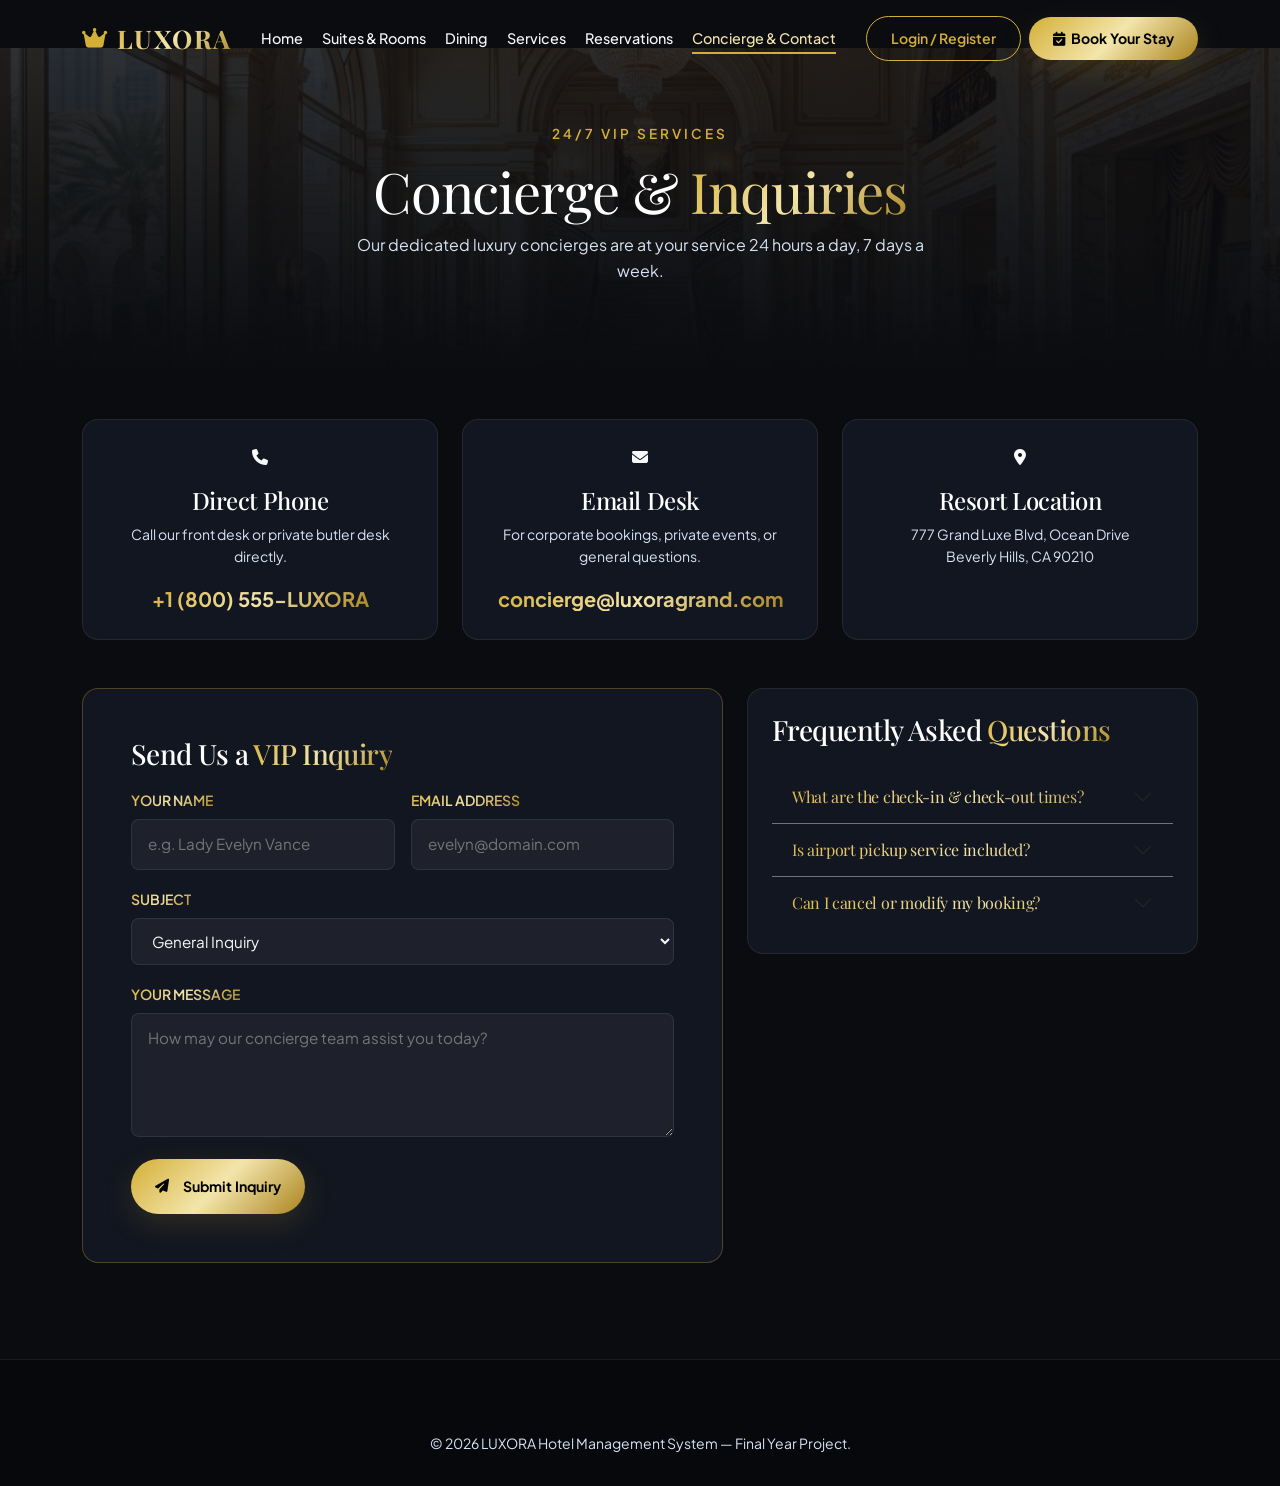
<file: src/main/resources/static/contact.html>
<!DOCTYPE html>
<html lang="en">
<head>
    <meta charset="UTF-8">
    <meta name="viewport" content="width=device-width, initial-scale=1.0">
    <title>Concierge & Contact — LUXORA Hotel</title>
    <meta name="description" content="Contact LUXORA Concierge Desk 24/7. Inquire about private dining, events, or luxury room reservations.">
    
    <!-- Bootstrap 5 CSS -->
    <link href="https://cdn.jsdelivr.net/npm/bootstrap@5.3.2/dist/css/bootstrap.min.css" rel="stylesheet">
    <!-- Font Awesome 6 Icons -->
    <link href="https://cdnjs.cloudflare.com/ajax/libs/font-awesome/6.4.0/css/all.min.css" rel="stylesheet">
    <!-- Custom Design System CSS -->
    <link href="css/style.css" rel="stylesheet">
</head>
<body>

    <!-- Header Navigation Bar -->
    <nav class="navbar navbar-expand-lg lux-navbar scrolled">
        <div class="container">
            <a class="brand-logo" href="index.html">
                <i class="fa-solid fa-crown"></i>
                <span class="text-gold">LUXORA</span>
            </a>
            
            <button class="navbar-toggler text-white border-0" type="button" data-bs-toggle="collapse" data-bs-target="#luxoraNavbar">
                <i class="fa-solid fa-bars fs-2 text-gold"></i>
            </button>

            <div class="collapse navbar-collapse" id="luxoraNavbar">
                <ul class="navbar-nav mx-auto mb-2 mb-lg-0">
                    <li class="nav-item"><a class="nav-link-custom" href="index.html">Home</a></li>
                    <li class="nav-item"><a class="nav-link-custom" href="rooms.html">Suites & Rooms</a></li>
                    <li class="nav-item"><a class="nav-link-custom" href="dining.html">Dining</a></li>
                    <li class="nav-item"><a class="nav-link-custom" href="services.html">Services</a></li>
                    <li class="nav-item"><a class="nav-link-custom" href="booking.html">Reservations</a></li>
                    <li class="nav-item"><a class="nav-link-custom active" href="contact.html">Concierge & Contact</a></li>
                </ul>
                <div class="d-flex align-items-center gap-2 mt-3 mt-lg-0">
                    <a href="login.html" class="btn-outline-gold">Login / Register</a>
                    <a href="booking.html" class="btn-gold">
                        <i class="fa-solid fa-calendar-check"></i> Book Your Stay
                    </a>
                </div>
            </div>
        </div>
    </nav>

    <!-- Header Banner -->
    <section class="py-5 mt-5 text-center text-white" style="background: linear-gradient(180deg, rgba(10, 12, 16, 0.85) 0%, rgba(10, 12, 16, 1) 100%), url('images/hero-bg.png') center/cover;">
        <div class="container py-4">
            <span class="sub-title">24/7 VIP Services</span>
            <h1 class="display-4 font-serif text-white mb-2">Concierge &amp; <span class="text-gold">Inquiries</span></h1>
            <p class="text-muted max-w-600 mx-auto">Our dedicated luxury concierges are at your service 24 hours a day, 7 days a week.</p>
        </div>
    </section>

    <!-- Contact Info Cards & Form Section -->
    <section class="py-5">
        <div class="container">
            <div class="row g-4 mb-5">
                
                <div class="col-lg-4 col-md-6">
                    <div class="p-4 rounded-4 text-center" style="background: var(--bg-surface); border: 1px solid var(--border-light); height: 100%;">
                        <div class="amenity-icon mb-3"><i class="fa-solid fa-phone"></i></div>
                        <h4 class="text-white font-serif mb-2">Direct Phone</h4>
                        <p class="text-muted small">Call our front desk or private butler desk directly.</p>
                        <a href="tel:+18005555890" class="text-gold fw-bold fs-5">+1 (800) 555-LUXORA</a>
                    </div>
                </div>

                <div class="col-lg-4 col-md-6">
                    <div class="p-4 rounded-4 text-center" style="background: var(--bg-surface); border: 1px solid var(--border-light); height: 100%;">
                        <div class="amenity-icon mb-3"><i class="fa-solid fa-envelope"></i></div>
                        <h4 class="text-white font-serif mb-2">Email Desk</h4>
                        <p class="text-muted small">For corporate bookings, private events, or general questions.</p>
                        <a href="mailto:concierge@luxoragrand.com" class="text-gold fw-bold fs-5">concierge@luxoragrand.com</a>
                    </div>
                </div>

                <div class="col-lg-4 col-md-12">
                    <div class="p-4 rounded-4 text-center" style="background: var(--bg-surface); border: 1px solid var(--border-light); height: 100%;">
                        <div class="amenity-icon mb-3"><i class="fa-solid fa-location-dot"></i></div>
                        <h4 class="text-white font-serif mb-2">Resort Location</h4>
                        <p class="text-muted small">777 Grand Luxe Blvd, Ocean Drive<br>Beverly Hills, CA 90210</p>
                    </div>
                </div>

            </div>

            <!-- Inquiry Form & Map Container -->
            <div class="row g-4">
                <div class="col-lg-7">
                    <div class="p-4 p-md-5 rounded-4" style="background: var(--bg-surface); border: 1px solid var(--border-gold);">
                        <h3 class="text-white font-serif mb-3">Send Us a <span class="text-gold">VIP Inquiry</span></h3>
                        <form id="contact-inquiry-form" onsubmit="event.preventDefault(); showToast('Your inquiry has been sent to our Chief Concierge.', 'Message Sent'); this.reset();">
                            <div class="row g-3">
                                <div class="col-md-6">
                                    <label class="form-label text-gold small text-uppercase fw-semibold">Your Name</label>
                                    <input type="text" class="lux-input" placeholder="e.g. Lady Evelyn Vance" required>
                                </div>
                                <div class="col-md-6">
                                    <label class="form-label text-gold small text-uppercase fw-semibold">Email Address</label>
                                    <input type="email" class="lux-input" placeholder="evelyn@domain.com" required>
                                </div>
                                <div class="col-12">
                                    <label class="form-label text-gold small text-uppercase fw-semibold">Subject</label>
                                    <select class="lux-input">
                                        <option>General Inquiry</option>
                                        <option>Private Event / Wedding Booking</option>
                                        <option>Helipad / Chauffeur Service</option>
                                        <option>Corporate Partnership</option>
                                    </select>
                                </div>
                                <div class="col-12">
                                    <label class="form-label text-gold small text-uppercase fw-semibold">Your Message</label>
                                    <textarea class="lux-input" rows="4" placeholder="How may our concierge team assist you today?" required></textarea>
                                </div>
                                <div class="col-12">
                                    <button type="submit" class="btn-gold py-3 px-4">
                                        <i class="fa-solid fa-paper-plane me-2"></i> Submit Inquiry
                                    </button>
                                </div>
                            </div>
                        </form>
                    </div>
                </div>

                <!-- Interactive FAQ Accordion -->
                <div class="col-lg-5">
                    <div class="p-4 rounded-4" style="background: var(--bg-surface); border: 1px solid var(--border-light);">
                        <h3 class="text-white font-serif mb-4">Frequently Asked <span class="text-gold">Questions</span></h3>

                        <div class="accordion accordion-flush" id="faqAccordion">
                            <div class="accordion-item bg-transparent border-secondary text-white">
                                <h2 class="accordion-header">
                                    <button class="accordion-button collapsed bg-transparent text-gold font-serif" type="button" data-bs-toggle="collapse" data-bs-target="#faq1">
                                        What are the check-in & check-out times?
                                    </button>
                                </h2>
                                <div id="faq1" class="accordion-collapse collapse" data-bs-parent="#faqAccordion">
                                    <div class="accordion-body text-muted small">
                                        Check-in commences at 3:00 PM and check-out is at 12:00 PM. Early check-in and late check-out privileges are complimentary for Presidential & Penthouse guests.
                                    </div>
                                </div>
                            </div>

                            <div class="accordion-item bg-transparent border-secondary text-white">
                                <h2 class="accordion-header">
                                    <button class="accordion-button collapsed bg-transparent text-gold font-serif" type="button" data-bs-toggle="collapse" data-bs-target="#faq2">
                                        Is airport pickup service included?
                                    </button>
                                </h2>
                                <div id="faq2" class="accordion-collapse collapse" data-bs-parent="#faqAccordion">
                                    <div class="accordion-body text-muted small">
                                        Yes, our luxury Rolls-Royce Phantom and Maybach chauffeur transfers can be selected during online reservation or booked directly via our concierge desk.
                                    </div>
                                </div>
                            </div>

                            <div class="accordion-item bg-transparent border-secondary text-white">
                                <h2 class="accordion-header">
                                    <button class="accordion-button collapsed bg-transparent text-gold font-serif" type="button" data-bs-toggle="collapse" data-bs-target="#faq3">
                                        Can I cancel or modify my booking?
                                    </button>
                                </h2>
                                <div id="faq3" class="accordion-collapse collapse" data-bs-parent="#faqAccordion">
                                    <div class="accordion-body text-muted small">
                                        You may cancel or alter your reservation free of charge up to 24 hours prior to check-in date.
                                    </div>
                                </div>
                            </div>
                        </div>
                    </div>
                </div>
            </div>

        </div>
    </section>

    <!-- Footer -->
    <footer class="lux-footer mt-5">
        <div class="container text-center">
            <p class="small text-muted mb-0">&copy; 2026 LUXORA Hotel Management System — Final Year Project.</p>
        </div>
    </footer>

    <!-- Bootstrap 5 JS Bundle & Custom Scripts -->
    <script src="https://cdn.jsdelivr.net/npm/bootstrap@5.3.2/dist/js/bootstrap.bundle.min.js"></script>
    <script src="js/main.js"></script>
</body>
</html>
</file>
<file: src/main/resources/static/css/style.css>
/* ===================================================================
   LUXORA — Luxury Hotel Management & Hospitality System
   Design System & Styling Rules
   =================================================================== */

@import url('https://fonts.googleapis.com/css2?family=Playfair+Display:ital,wght@0,400..900;1,400..900&family=Plus+Jakarta+Sans:wght@300;400;500;600;700;800&display=swap');

:root {
  --font-serif: 'Playfair Display', Georgia, serif;
  --font-sans: 'Plus Jakarta Sans', system-ui, -apple-system, sans-serif;

  /* Color Palette */
  --bg-dark: #0a0c10;
  --bg-surface: #121620;
  --bg-card: #181e2b;
  --bg-glass: rgba(18, 22, 32, 0.85);
  
  --gold-primary: #d4af37;
  --gold-light: #f3e5ab;
  --gold-dark: #aa841e;
  --gold-gradient: linear-gradient(135deg, #d4af37 0%, #f3e5ab 50%, #aa841e 100%);
  --gold-glow: rgba(212, 175, 55, 0.25);

  --text-main: #f8f9fa;
  --text-muted: #94a3b8;
  --text-gold: #e2c044;

  --border-light: rgba(255, 255, 255, 0.08);
  --border-gold: rgba(212, 175, 55, 0.3);

  --radius-sm: 8px;
  --radius-md: 16px;
  --radius-lg: 24px;
  --radius-pill: 50px;

  --shadow-sm: 0 4px 12px rgba(0, 0, 0, 0.2);
  --shadow-lg: 0 20px 40px rgba(0, 0, 0, 0.5);
  --shadow-gold: 0 10px 30px rgba(212, 175, 55, 0.15);

  --transition-fast: 0.2s ease;
  --transition-smooth: 0.4s cubic-bezier(0.16, 1, 0.3, 1);
}

/* Custom Scrollbar */
::-webkit-scrollbar {
  width: 8px;
}
::-webkit-scrollbar-track {
  background: var(--bg-dark);
}
::-webkit-scrollbar-thumb {
  background: #232b3c;
  border-radius: 4px;
}
::-webkit-scrollbar-thumb:hover {
  background: var(--gold-primary);
}

/* Base Styles */
* {
  box-sizing: border-box;
  margin: 0;
  padding: 0;
}

body {
  font-family: var(--font-sans);
  background-color: var(--bg-dark);
  color: var(--text-main);
  line-height: 1.6;
  overflow-x: hidden;
}

h1, h2, h3, h4, h5, .font-serif {
  font-family: var(--font-serif);
  letter-spacing: -0.02em;
}

a {
  text-decoration: none;
  color: inherit;
  transition: var(--transition-fast);
}

/* Typography Helpers */
.text-gold {
  color: var(--gold-primary) !important;
  background: var(--gold-gradient);
  -webkit-background-clip: text;
  -webkit-text-fill-color: transparent;
}

.sub-title {
  text-transform: uppercase;
  letter-spacing: 3px;
  font-size: 0.85rem;
  font-weight: 600;
  color: var(--gold-primary);
  display: inline-block;
  margin-bottom: 0.75rem;
}

.brand-tagline {
  font-size: 0.72rem;
  letter-spacing: 1.5px;
  text-transform: uppercase;
  color: var(--gold-light);
  display: block;
  font-weight: 500;
}

/* Luxury Glass Navbar */
.lux-navbar {
  position: fixed;
  top: 0;
  left: 0;
  right: 0;
  z-index: 1000;
  padding: 1rem 0;
  transition: var(--transition-smooth);
}

.lux-navbar.scrolled {
  background: rgba(10, 12, 16, 0.92);
  backdrop-filter: blur(20px);
  -webkit-backdrop-filter: blur(20px);
  padding: 0.75rem 0;
  border-bottom: 1px solid var(--border-gold);
  box-shadow: var(--shadow-lg);
}

.dashboard-navbar {
  position: sticky;
}

.dashboard-navbar .navbar-nav {
  flex-wrap: wrap;
}

.dashboard-navbar .nav-link-custom {
  white-space: nowrap;
}

.dashboard-subnav {
  position: relative;
  z-index: 1;
}

.brand-logo {
  font-family: var(--font-serif);
  font-size: 1.6rem;
  font-weight: 700;
  letter-spacing: 1.5px;
  display: flex;
  align-items: center;
  gap: 0.5rem;
}

.brand-logo i {
  color: var(--gold-primary);
  font-size: 1.4rem;
}

.nav-link-custom {
  color: var(--text-main);
  font-weight: 500;
  font-size: 0.9rem;
  margin: 0 0.6rem;
  position: relative;
  padding: 0.4rem 0;
}

.nav-link-custom::after {
  content: '';
  position: absolute;
  bottom: 0;
  left: 0;
  width: 0%;
  height: 2px;
  background: var(--gold-primary);
  transition: var(--transition-smooth);
}

.nav-link-custom:hover::after,
.nav-link-custom.active::after {
  width: 100%;
}

.nav-link-custom:hover,
.nav-link-custom.active {
  color: var(--gold-light);
}

/* Custom Buttons */
.btn-gold {
  background: var(--gold-gradient);
  color: #000 !important;
  font-weight: 700;
  font-size: 0.88rem;
  padding: 0.65rem 1.5rem;
  border-radius: var(--radius-pill);
  border: none;
  display: inline-flex;
  align-items: center;
  gap: 0.4rem;
  box-shadow: var(--shadow-gold);
  transition: var(--transition-smooth);
  cursor: pointer;
}

.btn-gold:hover {
  transform: translateY(-2px);
  box-shadow: 0 12px 25px rgba(212, 175, 55, 0.35);
  color: #000;
}

.btn-outline-gold {
  background: transparent;
  color: var(--gold-primary) !important;
  border: 1px solid var(--gold-primary);
  font-weight: 600;
  font-size: 0.88rem;
  padding: 0.65rem 1.5rem;
  border-radius: var(--radius-pill);
  display: inline-flex;
  align-items: center;
  gap: 0.4rem;
  transition: var(--transition-smooth);
  cursor: pointer;
}

.btn-outline-gold:hover {
  background: rgba(212, 175, 55, 0.12);
  border-color: var(--gold-light);
  color: var(--gold-light) !important;
  transform: translateY(-2px);
}

/* Gallery Thumbnails Switcher */
.gallery-thumb-box {
  height: 90px;
  border-radius: var(--radius-sm);
  overflow: hidden;
  border: 2px solid transparent;
  cursor: pointer;
  transition: var(--transition-fast);
}

.gallery-thumb-box:hover,
.gallery-thumb-box.active {
  border-color: var(--gold-primary);
  box-shadow: 0 0 12px var(--gold-glow);
  transform: scale(1.03);
}

/* Inputs & Form Controls */
.lux-input {
  background: rgba(255, 255, 255, 0.05);
  border: 1px solid var(--border-light);
  color: var(--text-main);
  border-radius: var(--radius-sm);
  padding: 0.75rem 1rem;
  font-family: var(--font-sans);
  font-size: 0.95rem;
  transition: var(--transition-fast);
  width: 100%;
}

.lux-input:focus {
  background: rgba(255, 255, 255, 0.08);
  border-color: var(--gold-primary);
  outline: none;
  box-shadow: 0 0 0 3px var(--gold-glow);
  color: #fff;
}

.lux-input option {
  background-color: var(--bg-surface);
  color: var(--text-main);
}

html {
  scroll-behavior: smooth;
}

.hero-section {
  position: relative;
  background:
    linear-gradient(180deg, rgba(7, 9, 13, 0.82) 0%, rgba(7, 9, 13, 0.76) 32%, rgba(7, 9, 13, 0.92) 100%),
    url('../images/hero-bg.png') center/cover no-repeat;
  padding: 9rem 0 4rem;
  overflow: hidden;
}

.hero-section::before {
  content: "";
  position: absolute;
  inset: 0;
  background: radial-gradient(circle at top left, rgba(212, 175, 55, 0.12), transparent 38%);
  pointer-events: none;
}

.hero-section .container {
  position: relative;
  z-index: 1;
}

.hero-content {
  max-width: 760px;
  padding-top: 2rem;
}

.hero-badge {
  display: inline-flex;
  align-items: center;
  gap: 0.5rem;
  padding: 0.6rem 1rem;
  border: 1px solid var(--border-gold);
  border-radius: var(--radius-pill);
  background: rgba(18, 22, 32, 0.7);
  color: var(--gold-light);
  font-size: 0.78rem;
  font-weight: 600;
  letter-spacing: 0.08em;
  text-transform: uppercase;
}

.hero-title {
  margin: 1.25rem 0 1rem;
  font-size: clamp(2.8rem, 5vw, 5rem);
  line-height: 1.06;
  letter-spacing: -0.04em;
  max-width: 680px;
}

.hero-description {
  color: var(--text-muted);
  font-size: 1.15rem;
  line-height: 1.8;
  max-width: 760px;
  margin-bottom: 2rem;
}

.quick-booking-card {
  margin-top: 3rem;
  background: rgba(18, 22, 32, 0.82);
  border: 1px solid var(--border-gold);
  border-radius: 1.5rem;
  box-shadow: var(--shadow-lg);
  padding: 1.5rem 1.2rem;
  backdrop-filter: blur(12px);
}

.booking-field-group {
  display: flex;
  flex-direction: column;
  gap: 0.55rem;
}

.booking-field-group label {
  color: var(--gold-light);
  font-size: 0.78rem;
  font-weight: 700;
  letter-spacing: 0.06em;
  text-transform: uppercase;
}

.max-w-600 {
  max-width: 600px;
}

.room-filter-btn,
.food-filter-btn {
  border-radius: 999px;
  font-weight: 700;
  letter-spacing: 0.02em;
  padding: 0.7rem 1.2rem;
  min-width: 120px;
}

.room-card-item,
.food-card-item {
  display: block;
  height: 100%;
}

.food-card,
.service-card,
.feature-pillar-box,
.gallery-item {
  background: var(--bg-surface);
  border: 1px solid var(--border-light);
  border-radius: var(--radius-md);
  overflow: hidden;
  height: 100%;
}

.food-card {
  display: flex;
  flex-direction: column;
  transition: var(--transition-smooth);
}

.food-card:hover,
.service-card:hover,
.feature-pillar-box:hover,
.gallery-item:hover {
  transform: translateY(-6px);
  border-color: var(--border-gold);
  box-shadow: var(--shadow-gold);
}

.food-img-wrapper {
  position: relative;
  height: 220px;
  overflow: hidden;
}

.food-img-wrapper img {
  width: 100%;
  height: 100%;
  object-fit: cover;
}

.food-badge {
  position: absolute;
  left: 1rem;
  top: 1rem;
  background: rgba(10, 12, 16, 0.8);
  border: 1px solid var(--border-gold);
  border-radius: var(--radius-pill);
  padding: 0.35rem 0.7rem;
  color: var(--gold-light);
  font-size: 0.72rem;
  font-weight: 700;
}

.service-card,
.feature-pillar-box {
  padding: 1.5rem 1.25rem;
  text-align: left;
}

.service-card p,
.feature-pillar-box p,
.service-card .text-muted,
.feature-pillar-box .text-muted {
  color: #dfe9f8 !important;
  opacity: 1;
}

.service-card {
  display: flex;
  flex-direction: column;
  justify-content: center;
  min-height: 220px;
}

.service-icon {
  display: flex;
  align-items: center;
  justify-content: center;
  width: 3.25rem;
  height: 3.25rem;
  border-radius: 1rem;
  background: rgba(212, 175, 55, 0.12);
  border: 1px solid var(--border-gold);
  color: var(--gold-primary);
  font-size: 1.4rem;
  margin-bottom: 1rem;
}

.feature-pillar-box {
  text-align: center;
  padding: 1.5rem 1rem;
  min-height: 180px;
}

.gallery-item {
  position: relative;
  cursor: pointer;
  transition: var(--transition-smooth);
}

.gallery-item img {
  width: 100%;
  height: 280px;
  object-fit: cover;
  display: block;
}

.gallery-overlay {
  position: absolute;
  inset: 0;
  display: flex;
  align-items: flex-end;
  justify-content: center;
  background: linear-gradient(180deg, rgba(7, 9, 13, 0.1), rgba(7, 9, 13, 0.82));
  padding: 1rem;
  opacity: 0;
  transition: var(--transition-fast);
}

.gallery-item:hover .gallery-overlay {
  opacity: 1;
}

/* Feature Cards & Room Cards */
.lux-card {
  background: var(--bg-surface);
  border: 1px solid var(--border-light);
  border-radius: var(--radius-md);
  overflow: hidden;
  transition: var(--transition-smooth);
  height: 100%;
  display: flex;
  flex-direction: column;
}

.lux-card:hover {
  transform: translateY(-8px);
  border-color: var(--border-gold);
  box-shadow: var(--shadow-gold);
}

.room-img-wrapper {
  position: relative;
  height: 240px;
  overflow: hidden;
}

.room-img-wrapper img {
  width: 100%;
  height: 100%;
  object-fit: cover;
  transition: transform 0.6s cubic-bezier(0.16, 1, 0.3, 1);
}

.lux-card:hover .room-img-wrapper img {
  transform: scale(1.08);
}

.text-muted,
.text-muted.small,
.service-card p,
.feature-pillar-box p,
.room-card-body p,
.food-card p,
.card-text,
.small.text-muted,
.small {
  color: #d7e3f5 !important;
}

#login-alert.alert-danger,
#reg-alert.alert-danger {
  color: #ffffff !important;
  background-color: #7f1d1d !important;
  border: 1px solid #f87171 !important;
  font-weight: 600;
}

#login-alert.alert-warning,
#reg-alert.alert-warning {
  color: #ffffff !important;
  background-color: #713f12 !important;
  border: 1px solid #facc15 !important;
  font-weight: 600;
}

#login-alert.alert i,
#reg-alert.alert i {
  color: #ffffff !important;
}

.room-tag {
  position: absolute;
  top: 1rem;
  right: 1rem;
  background: rgba(10, 12, 16, 0.85);
  backdrop-filter: blur(10px);
  border: 1px solid var(--border-gold);
  color: var(--gold-light);
  font-size: 0.8rem;
  font-weight: 600;
  padding: 0.3rem 0.8rem;
  border-radius: var(--radius-pill);
}

.room-card-body {
  padding: 1.5rem;
  display: flex;
  flex-direction: column;
  flex-grow: 1;
}

.room-title {
  font-size: 1.4rem;
  margin-bottom: 0.4rem;
}

.rating-stars {
  color: var(--gold-primary);
  font-size: 0.85rem;
}

.room-price-wrapper {
  margin-top: auto;
  padding-top: 1rem;
  border-top: 1px solid var(--border-light);
  display: flex;
  align-items: center;
  justify-content: space-between;
}

.room-price {
  font-size: 1.4rem;
  font-weight: 700;
  color: var(--gold-primary);
}

.room-price span {
  font-size: 0.85rem;
  color: var(--text-muted);
  font-weight: 400;
}

/* Toast Notifications */
.lux-toast {
  position: fixed;
  bottom: 2rem;
  right: 2rem;
  z-index: 2000;
  background: var(--bg-surface);
  border: 1px solid var(--gold-primary);
  border-radius: var(--radius-md);
  padding: 1rem 1.5rem;
  color: #fff;
  box-shadow: var(--shadow-lg);
  display: flex;
  align-items: center;
  gap: 1rem;
  transform: translateY(100px);
  opacity: 0;
  transition: var(--transition-smooth);
}

.lux-toast.show {
  transform: translateY(0);
  opacity: 1;
}

/* Footer Styling */
.lux-footer {
  background: #06080b;
  border-top: 1px solid var(--border-light);
  padding: 4.5rem 0 2rem 0;
  color: var(--text-muted);
}

.footer-brand {
  color: #fff;
  font-family: var(--font-serif);
  font-size: 1.6rem;
  font-weight: 700;
  margin-bottom: 0.5rem;
}

.footer-link {
  color: var(--text-muted);
  display: block;
  margin-bottom: 0.6rem;
  transition: var(--transition-fast);
}

.footer-link:hover {
  color: var(--gold-primary);
  padding-left: 5px;
}

.footer-bottom {
  border-top: 1px solid var(--border-light);
  padding-top: 1.5rem;
  margin-top: 3.5rem;
  text-align: center;
  font-size: 0.85rem;
}

/* Responsive tweaks */
@media (max-width: 991px) {
  .gallery-thumb-box {
    height: 70px;
  }
}
</file>
